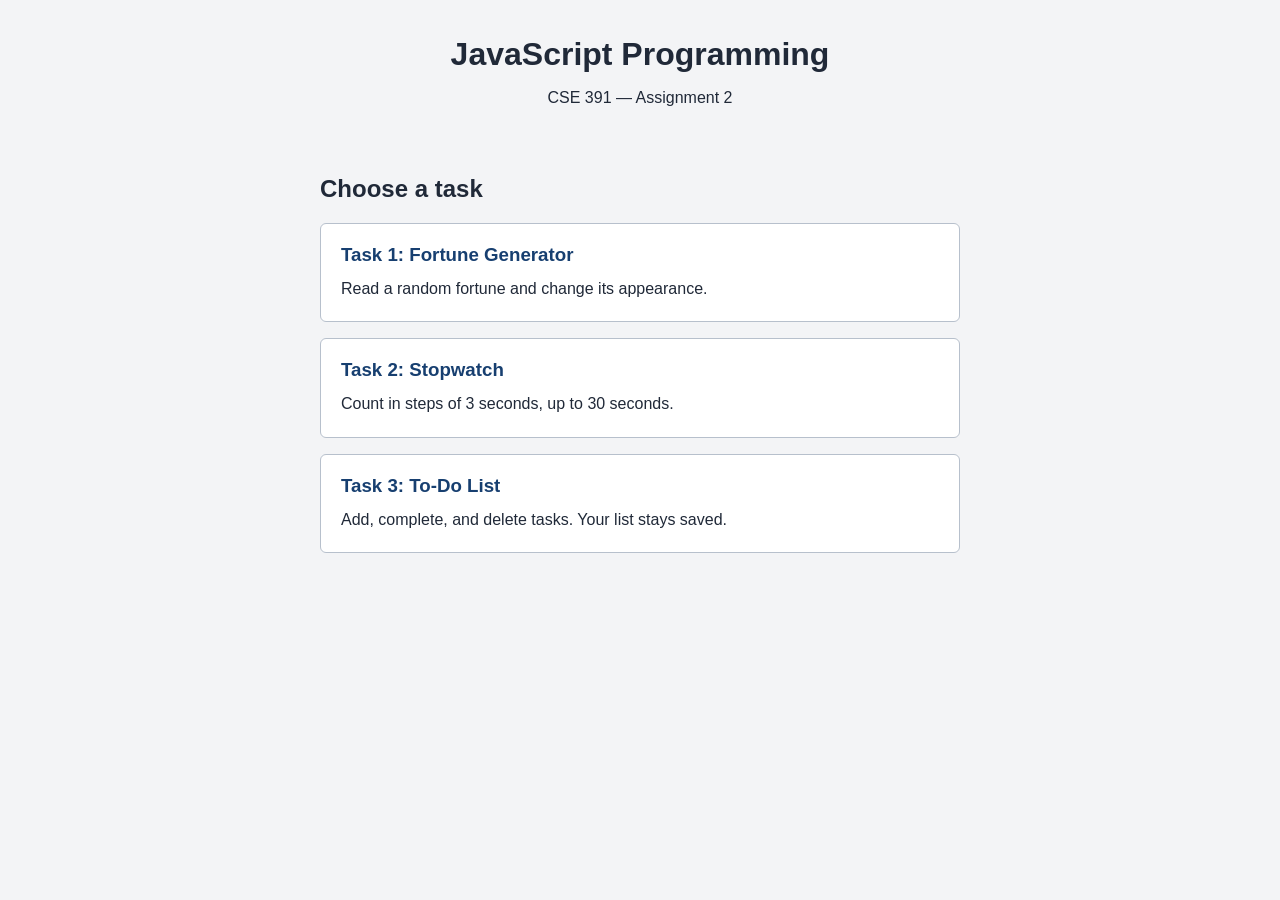
<file: index.html>
<!DOCTYPE html>
<html lang="en">
<head>
    <meta charset="UTF-8">
    <meta name="viewport" content="width=device-width, initial-scale=1.0">
    <title>CSE 391 - Assignment 2</title>
    <link rel="stylesheet" href="style.css">
</head>
<body>
    <header>
        <h1>JavaScript Programming</h1>
        <p>CSE 391 &mdash; Assignment 2</p>
    </header>

    <main>
        <div class="page-content">
            <h2>Choose a task</h2>
            <div class="task-list">
                <a class="task-link" href="fortune.html">
                    <h3>Task 1: Fortune Generator</h3>
                    <p>Read a random fortune and change its appearance.</p>
                </a>
                <a class="task-link" href="stopwatch.html">
                    <h3>Task 2: Stopwatch</h3>
                    <p>Count in steps of 3 seconds, up to 30 seconds.</p>
                </a>
                <a class="task-link" href="todo.html">
                    <h3>Task 3: To-Do List</h3>
                    <p>Add, complete, and delete tasks. Your list stays saved.</p>
                </a>
            </div>
        </div>
    </main>

</body>
</html>
</file>
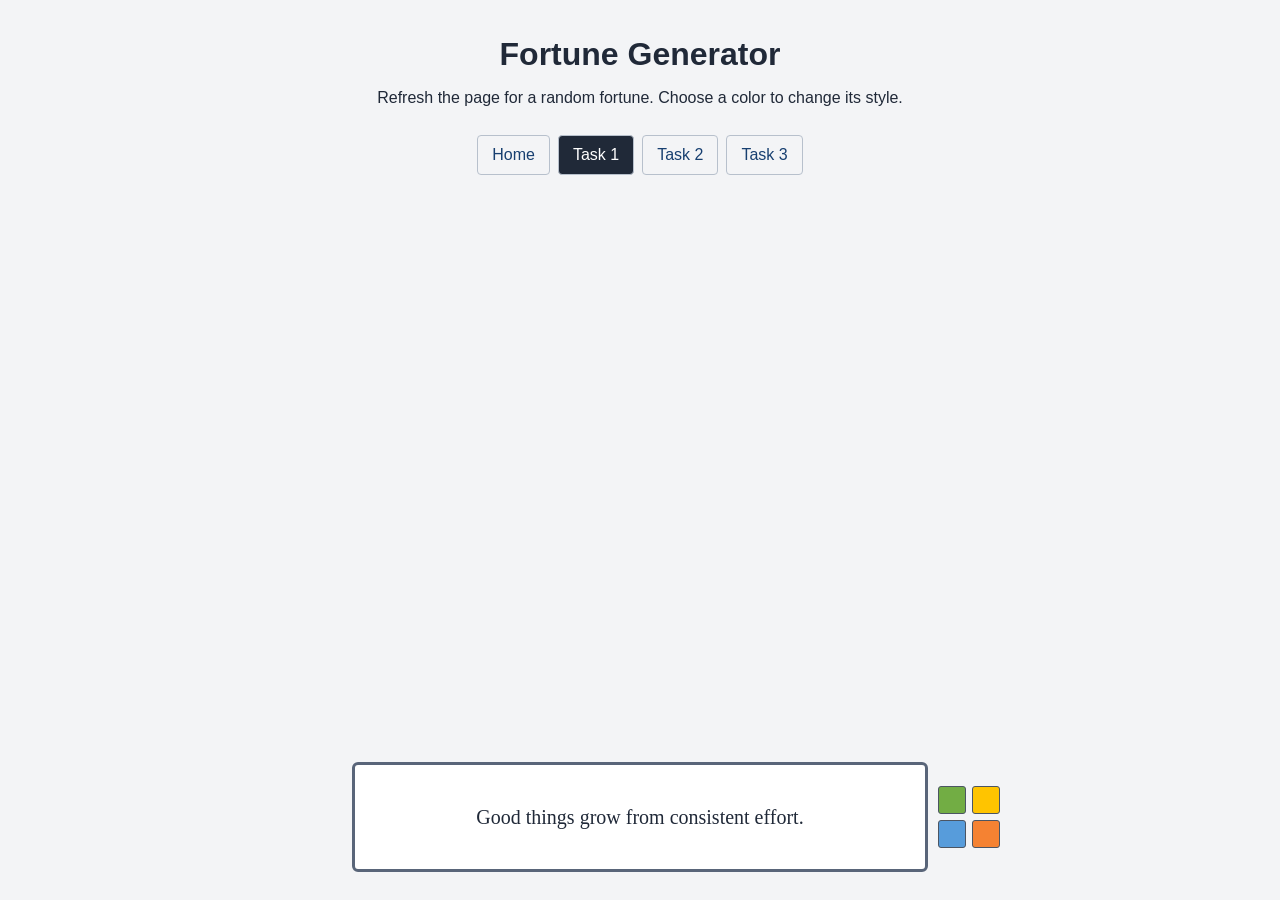
<file: fortune.html>
<!DOCTYPE html>
<html lang="en">
<head>
    <meta charset="UTF-8">
    <meta name="viewport" content="width=device-width, initial-scale=1.0">
    <title>Fortune Generator</title>
    <link rel="stylesheet" href="style.css">
    <script src="script.js" defer></script>
</head>
<body>
    <header>
        <h1>Fortune Generator</h1>
        <p>Refresh the page for a random fortune. Choose a color to change its style.</p>
        <nav aria-label="Main navigation">
            <a href="index.html">Home</a>
            <a href="fortune.html" aria-current="page">Task 1</a>
            <a href="stopwatch.html">Task 2</a>
            <a href="todo.html">Task 3</a>
        </nav>
    </header>

    <main class="fortune-main">
        <section class="fortune-section" aria-label="Your fortune">
            <div id="fortune-box">
                <p id="fortune-text"></p>
            </div>

            <div class="color-buttons" role="group" aria-label="Fortune styles">
                <button type="button" class="green" data-theme="green" aria-label="Green style" aria-pressed="false" title="Green style"></button>
                <button type="button" class="yellow" data-theme="yellow" aria-label="Yellow style" aria-pressed="false" title="Yellow style"></button>
                <button type="button" class="blue" data-theme="blue" aria-label="Blue style" aria-pressed="false" title="Blue style"></button>
                <button type="button" class="orange" data-theme="orange" aria-label="Orange style" aria-pressed="false" title="Orange style"></button>
            </div>
        </section>
    </main>


</body>
</html>
</file>
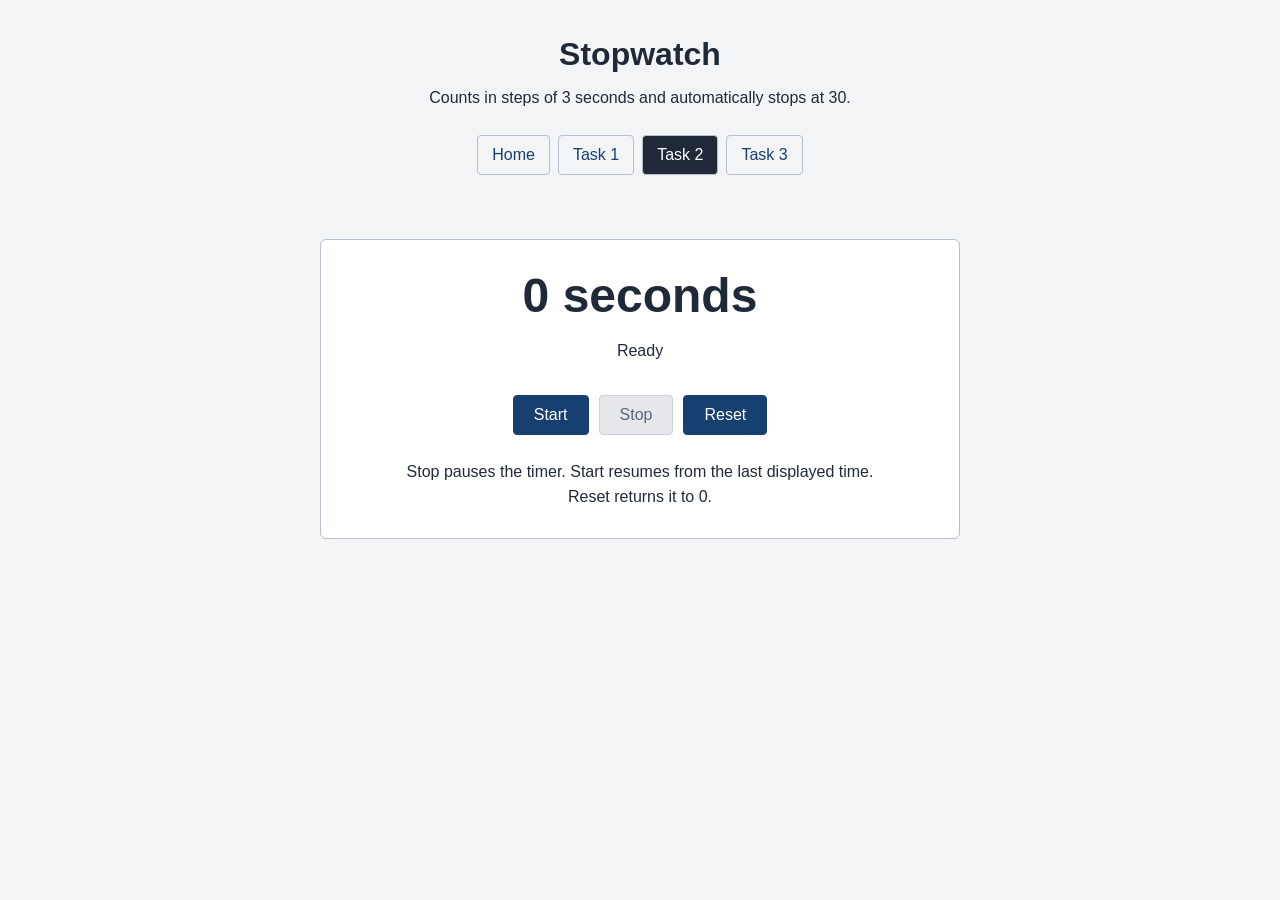
<file: stopwatch.html>
<!DOCTYPE html>
<html lang="en">
<head>
    <meta charset="UTF-8">
    <meta name="viewport" content="width=device-width, initial-scale=1.0">
    <title>Stopwatch</title>
    <link rel="stylesheet" href="style.css">
    <script src="stopwatch.js" defer></script>
</head>
<body>
    <header>
        <h1>Stopwatch</h1>
        <p>Counts in steps of 3 seconds and automatically stops at 30.</p>
        <nav aria-label="Main navigation">
            <a href="index.html">Home</a>
            <a href="fortune.html">Task 1</a>
            <a href="stopwatch.html" aria-current="page">Task 2</a>
            <a href="todo.html">Task 3</a>
        </nav>
    </header>

    <main>
        <section class="page-content stopwatch" aria-label="Stopwatch controls">
            <output id="timer-display" aria-live="polite" aria-atomic="true">0 seconds</output>
            <p id="timer-status" role="status">Ready</p>
            <div class="timer-buttons">
                <button type="button" id="start-button">Start</button>
                <button type="button" id="stop-button" disabled>Stop</button>
                <button type="button" id="reset-button">Reset</button>
            </div>
            <p class="timer-help">Stop pauses the timer. Start resumes from the last displayed time.<br>Reset returns it to 0.</p>
        </section>
    </main>

</body>
</html>
</file>
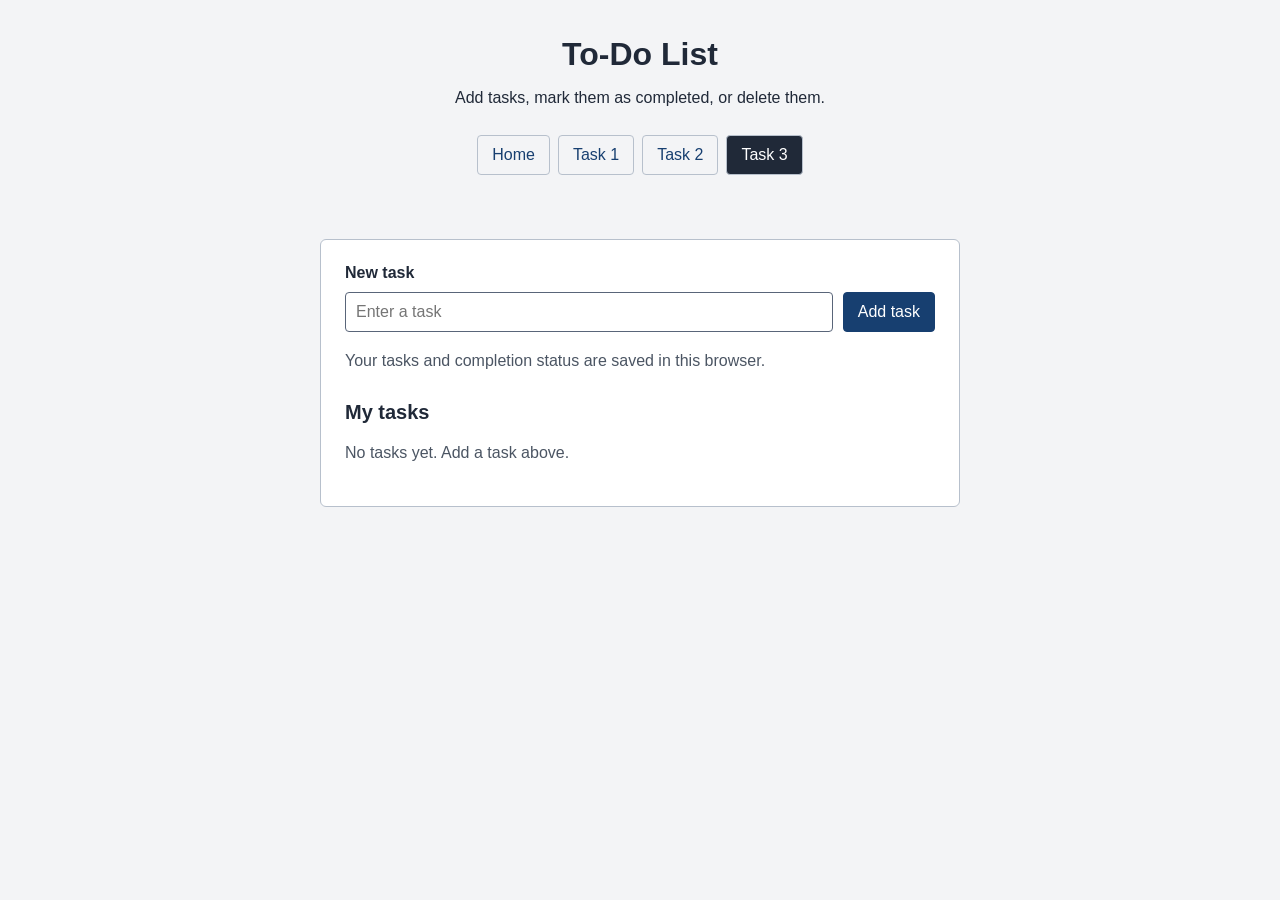
<file: todo.html>
<!DOCTYPE html>
<html lang="en">
<head>
    <meta charset="UTF-8">
    <meta name="viewport" content="width=device-width, initial-scale=1.0">
    <title>To-Do List</title>
    <link rel="stylesheet" href="style.css">
    <script src="todo.js" defer></script>
</head>
<body>
    <header>
        <h1>To-Do List</h1>
        <p>Add tasks, mark them as completed, or delete them.</p>
        <nav aria-label="Main navigation">
            <a href="index.html">Home</a>
            <a href="fortune.html">Task 1</a>
            <a href="stopwatch.html">Task 2</a>
            <a href="todo.html" aria-current="page">Task 3</a>
        </nav>
    </header>

    <main>
        <section class="page-content todo" aria-label="Your tasks">
            <form id="task-form">
                <label for="task-input">New task</label>
                <div class="task-entry">
                    <input type="text" id="task-input" placeholder="Enter a task" required>
                    <button type="submit">Add task</button>
                </div>
            </form>

            <p class="todo-help">Your tasks and completion status are saved in this browser.</p>
            <p id="storage-message" role="alert" hidden></p>
            <h2>My tasks</h2>
            <p id="empty-message">No tasks yet. Add a task above.</p>
            <ul id="task-list" aria-label="Task list"></ul>
        </section>
    </main>


</body>
</html>
</file>
<file: style.css>
* {
    box-sizing: border-box;
}

body {
    margin: 0;
    min-height: 100vh;
    display: flex;
    flex-direction: column;
    background-color: #f3f4f6;
    color: #202938;
    font-family: Arial, sans-serif;
}

header {
    padding: 36px 20px;
    text-align: center;
}

h1 {
    margin: 0 0 12px;
}

header p {
    margin: 0;
    line-height: 1.6;
}

main {
    flex: 1;
    padding: 28px 16px;
}

/* Keep Task 1's fortune centered directly above the footer. */
.fortune-main {
    display: flex;
    align-items: flex-end;
}

a {
    color: #173f70;
}

nav {
    display: flex;
    justify-content: center;
    flex-wrap: wrap;
    gap: 8px;
    margin-top: 24px;
}

nav a {
    padding: 10px 14px;
    border: 1px solid #b7c0cc;
    border-radius: 4px;
    text-decoration: none;
}

nav a:hover,
nav a[aria-current="page"] {
    background-color: #202938;
    color: #ffffff;
}

.page-content {
    max-width: 640px;
    margin: 0 auto;
}

.page-content h2 {
    margin-top: 0;
}

.task-list {
    display: grid;
    gap: 16px;
}

.task-link {
    display: block;
    padding: 20px;
    background-color: #ffffff;
    border: 1px solid #b7c0cc;
    border-radius: 6px;
    text-decoration: none;
}

.task-link:hover {
    border-color: #173f70;
    background-color: #e0efff;
}

.task-link h3 {
    margin: 0 0 10px;
}

.task-link p {
    margin: 0;
    color: #202938;
    line-height: 1.6;
}

.stopwatch {
    padding: 28px 16px;
    border: 1px solid #b7c0cc;
    border-radius: 6px;
    background-color: #ffffff;
    text-align: center;
}

#timer-display {
    display: block;
    font-size: clamp(32px, 8vw, 48px);
    font-weight: bold;
    font-variant-numeric: tabular-nums;
}

#timer-status {
    min-height: 40px;
    line-height: 1.5;
}

.timer-buttons {
    display: flex;
    justify-content: center;
    flex-wrap: wrap;
    gap: 10px;
}

.timer-buttons button {
    padding: 10px 20px;
    border: 1px solid #173f70;
    border-radius: 4px;
    background-color: #173f70;
    color: #ffffff;
    font: inherit;
    cursor: pointer;
}

.timer-buttons button:hover:not(:disabled) {
    background-color: #102d50;
}

.timer-buttons button:disabled {
    border-color: #cbd1da;
    background-color: #e5e7eb;
    color: #596579;
    cursor: default;
}

.timer-help {
    margin: 24px 0 0;
    line-height: 1.6;
}

a:focus-visible,
.timer-buttons button:focus-visible,
.todo button:focus-visible,
.todo input:focus-visible {
    outline: 2px solid #202938;
    outline-offset: 3px;
}

.fortune-section {
    position: relative;
    width: 100%;
    max-width: 720px;
    margin: 0 auto;
    padding: 0 72px;
}

#fortune-box {
    min-height: 110px;
    padding: 20px;
    display: flex;
    align-items: center;
    justify-content: center;
    border: 3px solid #596579;
    border-radius: 6px;
    background-color: #ffffff;
    color: #202938;
    font-size: 20px;
    font-family: "Times New Roman", serif;
    text-align: center;
    overflow-wrap: anywhere;
}

#fortune-text {
    margin: 0;
    line-height: 1.6;
}

.color-buttons {
    position: absolute;
    right: 0;
    top: 50%;
    transform: translateY(-50%);
    display: grid;
    grid-template-columns: repeat(2, 28px);
    gap: 6px;
}

.color-buttons button {
    width: 28px;
    height: 28px;
    padding: 0;
    border: 1px solid #4b5563;
    border-radius: 3px;
    cursor: pointer;
}

.color-buttons button:hover {
    filter: brightness(0.9);
}

.color-buttons button:focus-visible,
.color-buttons button[aria-pressed="true"] {
    outline: 2px solid #202938;
    outline-offset: 2px;
}

.green {
    background-color: #72ad44;
}

.yellow {
    background-color: #ffc400;
}

.blue {
    background-color: #579cdb;
}

.orange {
    background-color: #f58232;
}

.todo {
    padding: 24px;
    border: 1px solid #b7c0cc;
    border-radius: 6px;
    background-color: #ffffff;
}

#task-form > label {
    display: block;
    margin-bottom: 10px;
    font-weight: bold;
}

.task-entry {
    display: flex;
    flex-wrap: wrap;
    gap: 10px;
}

#task-input {
    flex: 1;
    min-width: 0;
    width: 100%;
    padding: 10px;
    border: 1px solid #596579;
    border-radius: 4px;
    font: inherit;
}

.todo button {
    padding: 10px 14px;
    border: 1px solid #173f70;
    border-radius: 4px;
    background-color: #173f70;
    color: #ffffff;
    font: inherit;
    cursor: pointer;
}

.todo button:hover {
    background-color: #102d50;
}

.todo-help,
#empty-message {
    line-height: 1.6;
    color: #4b5563;
}

.todo h2 {
    margin: 28px 0 16px;
    font-size: 20px;
}

#storage-message {
    color: #8b241b;
    line-height: 1.6;
}

#task-list {
    margin: 0;
    padding: 0;
    list-style: none;
}

#task-list li {
    display: flex;
    align-items: center;
    gap: 12px;
    padding: 14px 0;
    border-top: 1px solid #d1d5db;
}

#task-list label {
    flex: 1;
    min-width: 0;
    display: flex;
    align-items: flex-start;
    gap: 10px;
    line-height: 1.6;
    cursor: pointer;
}

#task-list input {
    flex-shrink: 0;
    width: 18px;
    height: 18px;
    margin: 4px 0 0;
    accent-color: #173f70;
}

#task-list span {
    overflow-wrap: anywhere;
}

#task-list .completed span {
    color: #596579;
    text-decoration: line-through;
}

#task-list button {
    flex-shrink: 0;
    background-color: #ffffff;
    border-color: #9a3329;
    color: #9a3329;
}

#task-list button:hover {
    background-color: #fff0ed;
}

footer {
    padding: 18px 16px;
    border-top: 1px solid #d1d5db;
    text-align: center;
    font-size: 14px;
}

footer p {
    margin: 0;
}
</file>
